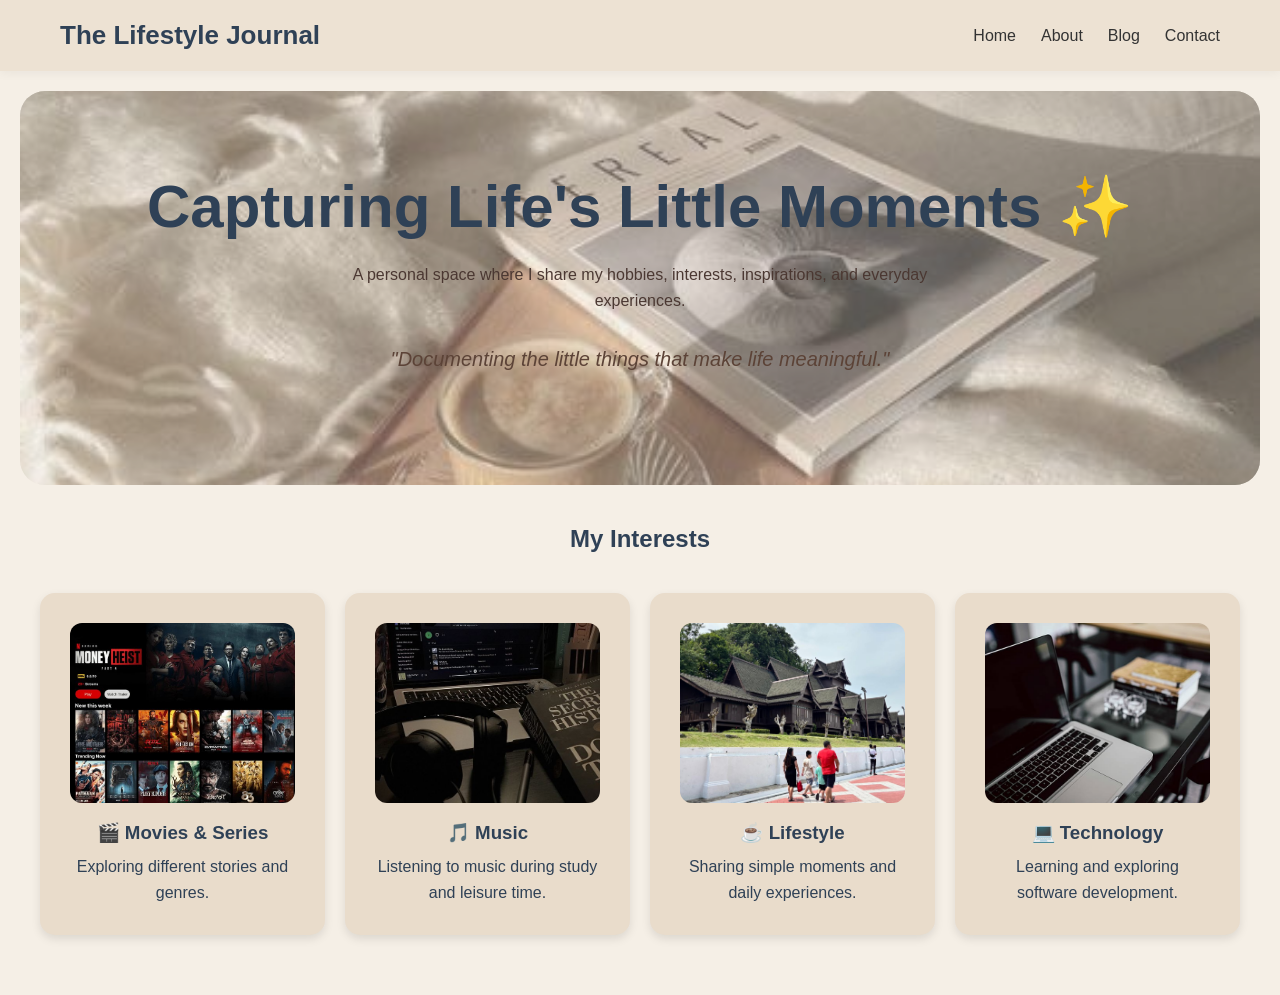
<file: The-Lifestyle-Journal-portfolio-main/index.html>
<!DOCTYPE html>
<html lang="en">
<head>
    <meta charset="UTF-8">
    <meta name="viewport" content="width=device-width, initial-scale=1.0">
    <title>The Lifestyle Journal</title>

    <link rel="stylesheet" href="css/style.css">
</head>
<body>

    <nav>
        <div class="logo">The Lifestyle Journal</div>

        <ul>
            <li><a href="index.html">Home</a></li>
            <li><a href="about.html">About</a></li>
            <li><a href="blog.html">Blog</a></li>
            <li><a href="contact.html">Contact</a></li>
        </ul>
    </nav>

    <section class="hero">

        <h1>Capturing Life's Little Moments ✨</h1>

        <p>
            A personal space where I share my hobbies,
            interests, inspirations, and everyday experiences.
        </p>

        <p class="quote">
        "Documenting the little things that make life meaningful."
        </p>

    </section>

    <section class="interests">

        <h2>My Interests</h2>

        <div class="cards">

            <div class="card">
                <img src="images/movie.jpg" alt="Movies">
                <h3>🎬 Movies & Series</h3>
                <p>Exploring different stories and genres.</p>
            </div>

            <div class="card">
                <img src="images/musicbook.jpg" alt="Music">
                <h3>🎵 Music</h3>
                <p>Listening to music during study and leisure time.</p>
            </div>

            <div class="card">
                <img src="images/travel.jpeg" alt="Lifestyle">
                <h3>☕ Lifestyle</h3>
                <p>Sharing simple moments and daily experiences.</p>
            </div>

            <div class="card">
                <img src="images/technology.jpg" alt="Technology">
                <h3>💻 Technology</h3>
                <p>Learning and exploring software development.</p>
            </div>

        </div>

    </section>

</body>
</html>
</file>
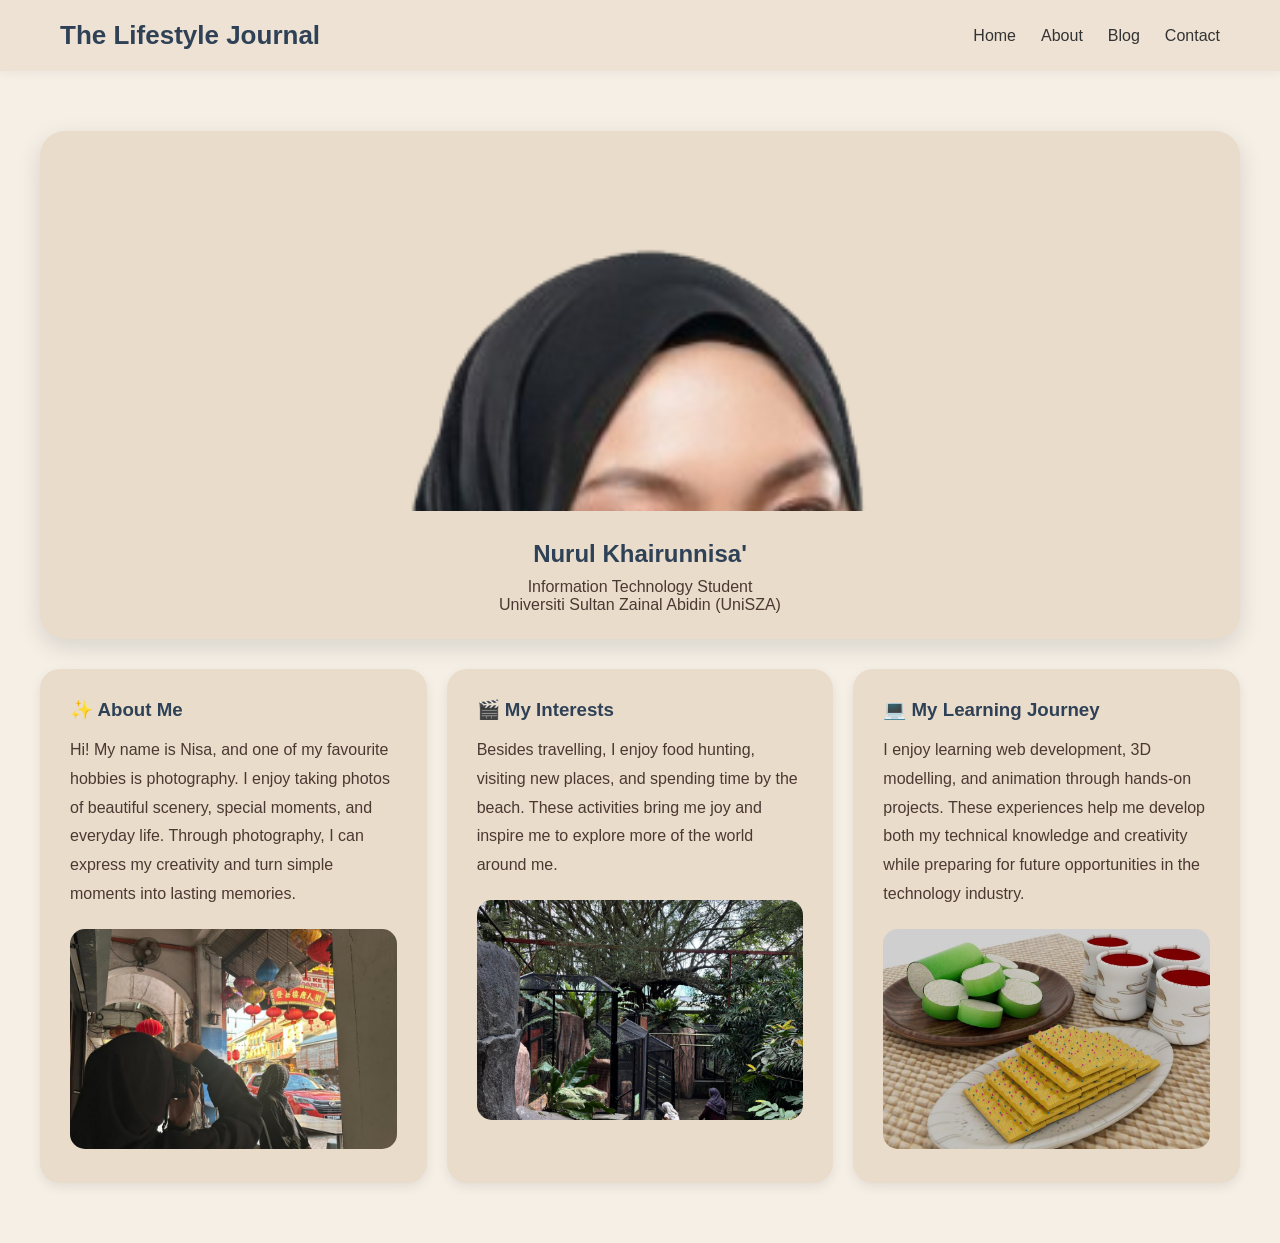
<file: The-Lifestyle-Journal-portfolio-main/about.html>
<!DOCTYPE html>
<html lang="en">
<head>
    <meta charset="UTF-8">
    <meta name="viewport" content="width=device-width, initial-scale=1.0">
    <title>About - The Lifestyle Journal</title>
    <link rel="stylesheet" href="css/style.css">
</head>

<body>

    <nav>
        <div class="logo">The Lifestyle Journal</div>

        <ul>
            <li><a href="index.html">Home</a></li>
            <li><a href="about.html">About</a></li>
            <li><a href="blog.html">Blog</a></li>
            <li><a href="contact.html">Contact</a></li>
        </ul>
    </nav>

    <section class="about">

        <div class="about-container">

            <div class="about-profile">
                <img src="images/profileself.png" alt="Nisa">

                <div class="profile-text">
                    <h2>Nurul Khairunnisa'</h2>
                    <p>Information Technology Student</p>
                    <p>Universiti Sultan Zainal Abidin (UniSZA)</p>
                </div>
            </div>

            <div class="about-cards">

                <div class="about-card">
                    <h3>✨ About Me</h3>
                    <p>
                        Hi! My name is Nisa, and one of my favourite hobbies
                        is photography. I enjoy taking photos of beautiful
                        scenery, special moments, and everyday life. 
                        Through photography, I can express my creativity 
                        and turn simple moments into lasting memories.

                    </p>

                    <img src="images/aboutme.jpg" alt="Photography">
                </div>

                <div class="about-card">
                    <h3>🎬 My Interests</h3>
                    <p>
                        Besides travelling, I enjoy food hunting, visiting new places, 
                        and spending time by the beach. These activities bring me joy 
                        and inspire me to explore more of the world around me.

                    </p>

                    <img src="images/interestaboutme.jpeg" alt="My Interests">
                </div>

                <div class="about-card">
                    <h3>💻 My Learning Journey</h3>
                    <p>
                        I enjoy learning web development, 3D modelling, and animation
                        through hands-on projects. These experiences help me develop
                        both my technical knowledge and creativity while preparing
                        for future opportunities in the technology industry.

                    </p>
                    <img src="images/3dmodel.jpeg" alt="3D Modelling">
                </div>

            </div>

        </div>

    </section>

</body>
</html>
</file>
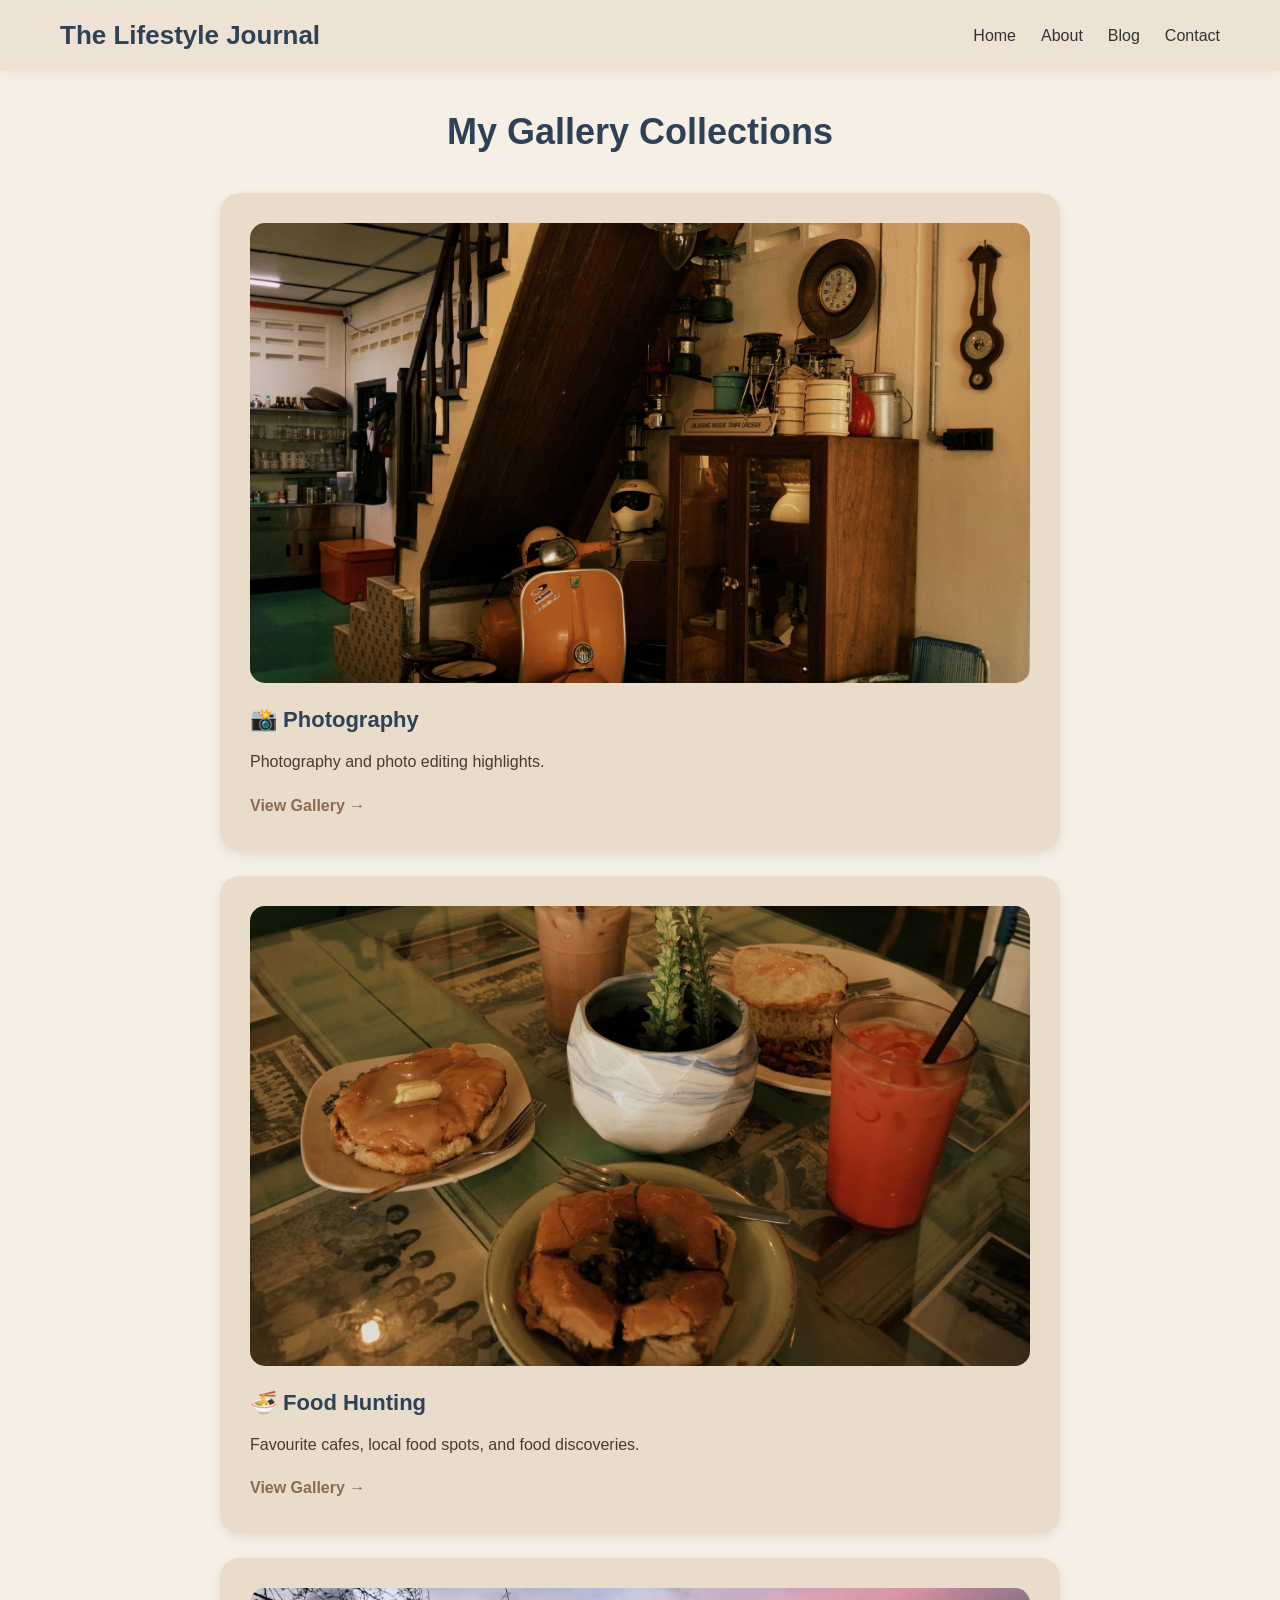
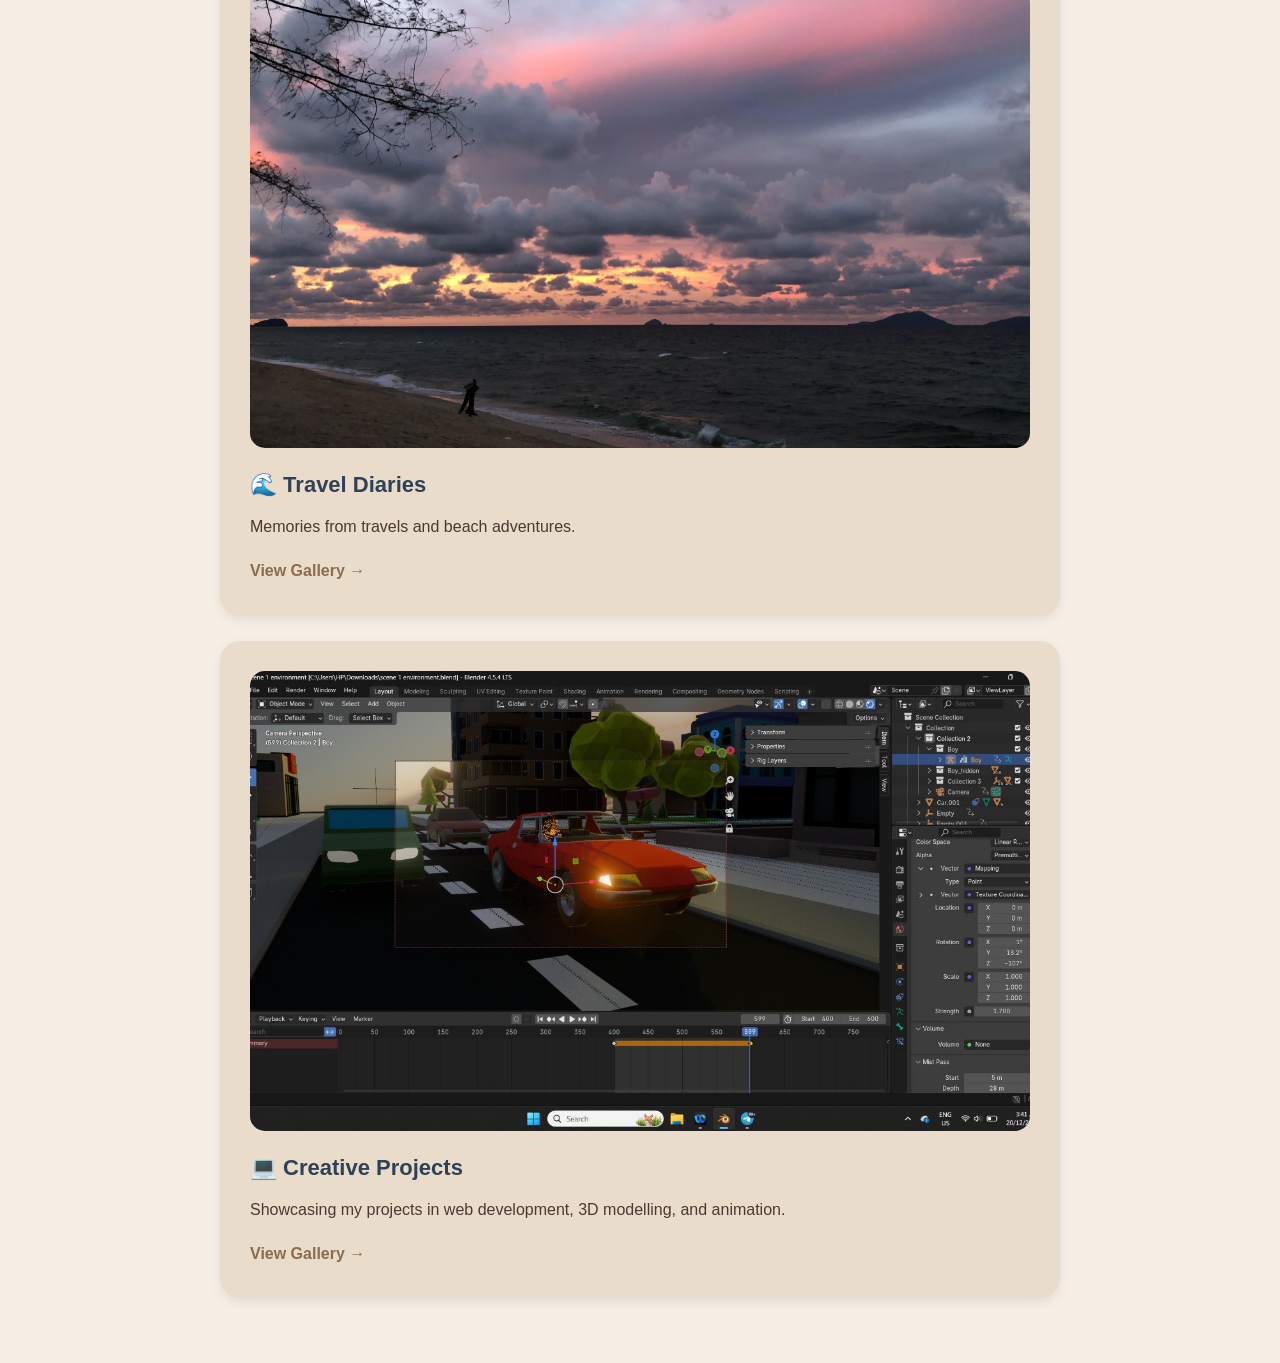
<file: The-Lifestyle-Journal-portfolio-main/blog.html>
<!DOCTYPE html>

<html lang="en">
<head>
    <meta charset="UTF-8">
    <meta name="viewport" content="width=device-width, initial-scale=1.0">
    <title>Blog - The Lifestyle Journal</title>
    <link rel="stylesheet" href="css/style.css">
</head>

<body>

<nav>
    <div class="logo">The Lifestyle Journal</div>

    <ul>
        <li><a href="index.html">Home</a></li>
        <li><a href="about.html">About</a></li>
        <li><a href="blog.html">Blog</a></li>
        <li><a href="contact.html">Contact</a></li>
    </ul>
</nav>

<section class="blog">

    <h1>My Gallery Collections</h1>

    <div class="post" onclick="openGallery('photography')">

        <img src="images/photography1.jpeg" class="blog-cover">

    <h2>📸 Photography</h2>

    <p>
        Photography and photo editing highlights.
    </p>

    <p class="view-gallery">
        View Gallery →
    </p>

    </div>

    <div class="post" onclick="openGallery('food')">

        <img src="images/food1.jpeg" class="blog-cover">

    <h2>🍜 Food Hunting</h2>

    <p>
        Favourite cafes, local food spots, and food discoveries.
    </p>

    <p class="view-gallery">
        View Gallery →
    </p>

    </div>

    <div class="post" onclick="openGallery('travel')">
        <img src="images/travel1.jpeg" class="blog-cover">

    <h2>🌊 Travel Diaries</h2>

    <p>
        Memories from travels and beach adventures.
    </p>

    <p class="view-gallery">
        View Gallery →
    </p>

    </div>

    <div class="post" onclick="openGallery('project')">

        <img src="images/project1.jpg" class="blog-cover">

    <h2>💻 Creative Projects</h2>

    <p>
        Showcasing my projects in web development, 3D modelling, and animation.
    </p>

    <p class="view-gallery">
        View Gallery →
    </p>

    </div>

    <div id="galleryModal" class="modal">

    <div class="modal-content">

        <span class="close" onclick="closeGallery()">&times;</span>

        <h2 id="galleryTitle"></h2>

        <div id="galleryImages" class="gallery-images"></div>

    </div>

</div>

</section>

<script src="js/script.js"></script>

</body>
</html>
</file>
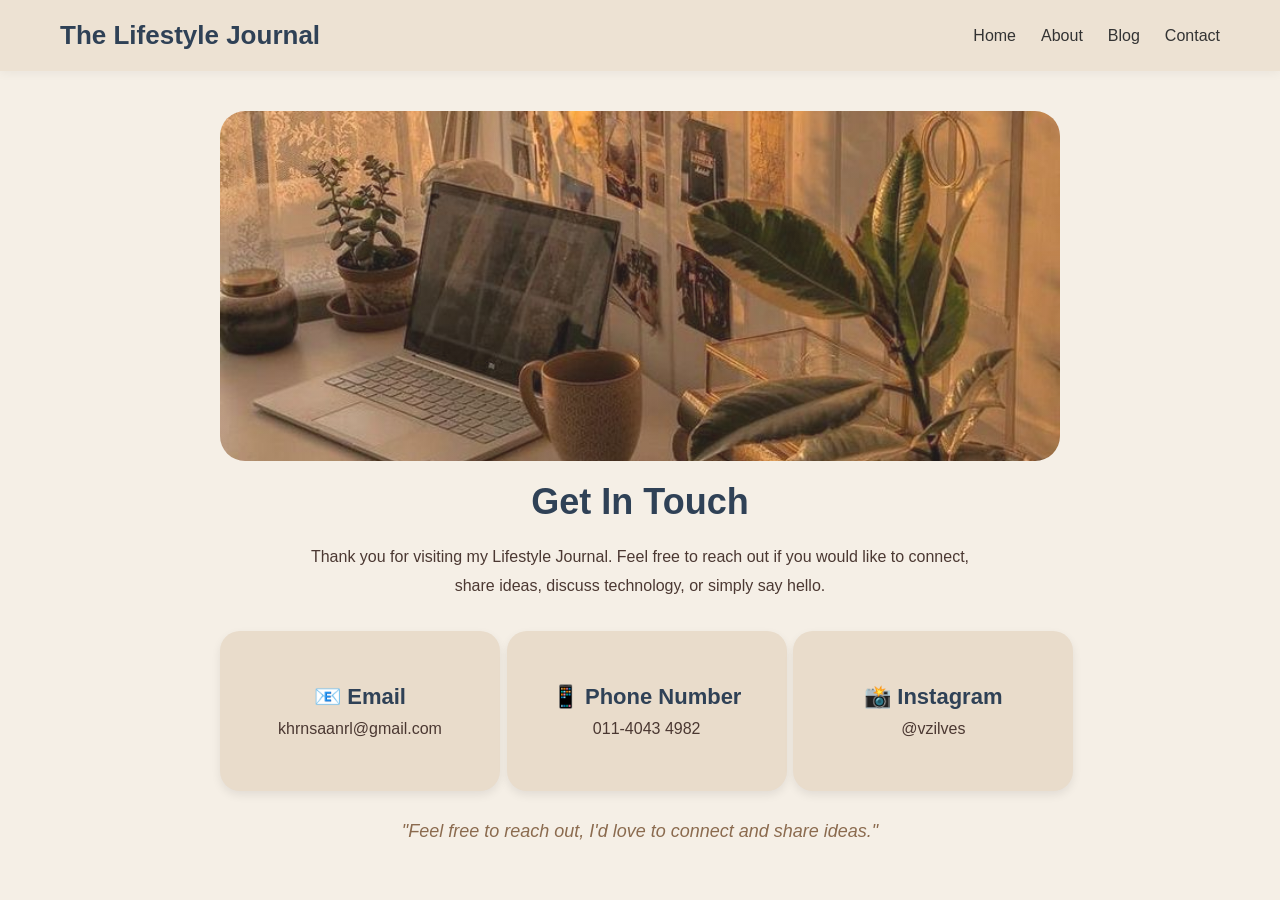
<file: The-Lifestyle-Journal-portfolio-main/contact.html>
<!DOCTYPE html>
<html lang="en">
<head>
    <meta charset="UTF-8">
    <meta name="viewport" content="width=device-width, initial-scale=1.0">
    <title>Contact - The Lifestyle Journal</title>
    <link rel="stylesheet" href="css/style.css">
</head>

<body>

    <!DOCTYPE html>

<html lang="en">
<head>
    <meta charset="UTF-8">
    <meta name="viewport" content="width=device-width, initial-scale=1.0">
    <title>Contact - The Lifestyle Journal</title>
    <link rel="stylesheet" href="css/style.css">
</head>

<body>

<nav>
    <div class="logo">The Lifestyle Journal</div>

    <ul>
        <li><a href="index.html">Home</a></li>
        <li><a href="about.html">About</a></li>
        <li><a href="blog.html">Blog</a></li>
        <li><a href="contact.html">Contact</a></li>
    </ul>
</nav>

<section class="contact">

    <div class="contact-banner"></div>

    <h1>Get In Touch</h1>

    <p class="contact-intro">
        Thank you for visiting my Lifestyle Journal.
        Feel free to reach out if you would like to connect,
        share ideas, discuss technology, or simply say hello.
    </p>

    <div class="contact-links">

<a href="mailto:khrnsaanrl@gmail.com" class="contact-card">
        <h2>📧 Email</h2>
        <p>khrnsaanrl@gmail.com</p>
    </a>

<a href="https://wa.me/601140434982" target="_blank" class="contact-card">
        <h2>📱 Phone Number</h2>
        <p>011-4043 4982</p>
    </a>

<a href="https://instagram.com/vzilves" target="_blank" class="contact-card">
    <h2>📸 Instagram</h2>
    <p>@vzilves</p>
</a>

</div>

<p class="contact-quote">
    "Feel free to reach out, I'd love to connect and share ideas."
</p>

</section>

</body>
</html>
</file>
<file: The-Lifestyle-Journal-portfolio-main/css/style.css>
*{
margin:0;
padding:0;
box-sizing:border-box;
font-family:Arial, sans-serif;
}

body{
  background:#f5efe6;
    color:#4b3832;
}

/* Navigation */

nav{
    display:flex;
    justify-content:space-between;
    align-items:center;

    padding:20px 60px;

    background:#ede2d3;

    box-shadow:0 2px 10px rgba(0,0,0,0.05);
}

.logo{
font-size:26px;
    font-weight:bold;
    color:#2f4156;
}

nav ul{
display:flex;
list-style:none;
gap:25px;
}

nav a{
text-decoration:none;
color:#333;
transition:0.3s;
}

nav a:hover{
    color:#8b6b4f;
}

/* Hero Section */

.hero{
  background-image:url("../images/lifestyle.jpg");
    background-size:cover;
    background-position:center;

    position:relative;

    text-align:center;
    padding:80px 20px;

    margin:20px;
    border-radius:25px;

    overflow:hidden;
}

.hero::before{
    content:"";
    position:absolute;

    top:0;
    left:0;
    width:100%;
    height:100%;

    background:rgba(245,239,230,0.35);

    z-index:1;
}

.hero h1,
.hero p,
.hero .btn{
    position:relative;
    z-index:2;
}

.quote{
    margin-top:15px;
    color:#5c4337;
    font-style:italic;
    font-size:20px;
    font-weight:500;
}

.hero h1{
font-size:60px;
    margin-bottom:20px;
    color:#2f4156;
}

.hero p{
max-width:600px;
margin:auto;
margin-bottom:30px;
line-height:1.6;
}

.btn{
 background:#8b6b4f;
color:white;
text-decoration:none;
padding:12px 25px;
border-radius:10px;
transition:0.3s;
}

.btn:hover{
    background:#a67c52;
opacity:0.8;
}

/* Interests */

.interests{
padding:20px 40px 60px;
}

.interests h2{
text-align:center;
margin-bottom:40px;
 color:#2f4156;
}

.cards{
display:grid;
grid-template-columns:repeat(auto-fit,minmax(220px,1fr));
gap:20px;
}

.card{
 background:#e9dccb;
padding:30px;
 color:#2f4156;
border-radius:15px;
text-align:center;
box-shadow:0 4px 10px rgba(0,0,0,0.1);
transition:0.3s;
}

.card:hover{
transform:translateY(-5px);
}

.card img{
    width:100%;
    height:180px;
    object-fit:cover;
    border-radius:12px;
    margin-bottom:15px;
}

.card h3{
    color:#2f4156;
    margin-bottom:10px;
}

.card p{
    line-height:1.6;
}

/* About Page */

.about{
    padding:60px 20px;
}

.about-container{
    max-width:1200px;
    margin:auto;
}

.about-profile{
    background:#e9dccb;
    border-radius:25px;
    overflow:hidden;
    text-align:center;
    margin-bottom:30px;
    box-shadow:0 8px 25px rgba(0,0,0,0.12);
}

.about-profile img{
    width:100%;
    height:380px;
    object-fit:cover;
    object-position:center top;
}

.profile-text{
    padding:25px;
}

.profile-text h2{
    color:#2f4156;
    margin-bottom:10px;
}

.about-cards{
    display:grid;
    grid-template-columns:repeat(auto-fit,minmax(280px,1fr));
    gap:20px;
}

.about-card{
   background:#e9dccb;
    padding:30px;
    border-radius:20px;
    box-shadow:0 4px 12px rgba(0,0,0,0.08);
}

.about-card h3{
    color:#2f4156;
    margin-bottom:15px;
}

.about-card p{
    line-height:1.8;
}

.about-card img{
    width:100%;
    height:220px;
    object-fit:cover;
    border-radius:15px;
    margin-top:20px;
}

/* Blog Page */

.blog{
     max-width:900px;
    margin:10px auto;
    padding:30px;
}

.blog h1{
    text-align:center;
    font-size:36px;
    color:#2f4156;
    margin-bottom:40px;
}

.blog-cover{
    width:100%;
    height:460px;
    object-fit:cover;

    border-radius:15px;

    margin-bottom:20px;
}

.post{
    background:#e9dccb;
    padding:30px;
    margin-bottom:25px;
    border-radius:20px;
    box-shadow:0 4px 12px rgba(0,0,0,0.08);
    cursor:pointer;
    transition:0.3s;
}

.post:hover{
   transform:translateY(-8px);
   box-shadow:0 10px 25px rgba(0,0,0,0.12);
}

.post h2{
    color:#2f4156;
    margin-bottom:15px;
    font-size:22px;
}

.post p{
    line-height:1.8;
    font-size:16px;
}

.view-gallery{
    display:inline-block;
    margin-top:15px;
    font-weight:bold;
    color:#8b6b4f;
    transition:0.3s;
}

.post:hover .view-gallery{
    transform:translateX(5px);
}

.gallery-images{
    display:grid;
    grid-template-columns:repeat(2,1fr);
    gap:20px;
    margin-top:20px;
}

.gallery-images img{
    width:100%;
    height:250px;

    object-fit:cover;

    border-radius:15px;

    transition:0.3s;
}

.gallery-images img:hover{
    transform:scale(1.03);
}

.close{
    position:absolute;
    top:15px;
    right:25px;

    font-size:35px;
    font-weight:bold;

    cursor:pointer;

    color:#2f4156;
}

#galleryTitle{
    color:#2f4156;
    margin-bottom:20px;
    text-align:center;
}

/* Contact Page */

.contact{
    max-width:900px;
    margin:10px auto;
    padding:30px;
    text-align:center;
}

.contact h1{
    font-size:36px;
    color:#2f4156;
    margin-bottom:20px;
}

.contact-intro{
    max-width:700px;
    margin:0 auto 30px;
    line-height:1.8;
}

.contact-links{
display:grid;
grid-template-columns:repeat(auto-fit,minmax(220px,1fr));
gap:20px;
margin-bottom:30px;
}

.contact-card{
    background:#e9dccb;
    color:#4b3832;

    width:280px;
    height:160px;

    display:flex;
    flex-direction:column;
    justify-content:center;
    align-items:center;

    margin:auto;
    border-radius:20px;
    text-decoration:none;

    box-shadow:0 4px 10px rgba(0,0,0,0.08);
    transition:0.3s;
}

.contact-card,
.contact-card:visited,
.contact-card:hover,
.contact-card:active{
    color:#4b3832;
    text-decoration:none;
}

.contact-card:hover{
    transform:translateY(-8px);
    box-shadow:0 10px 25px rgba(0,0,0,0.12);
}

.contact-card h2{
    font-size:22px;
    margin-bottom:10px;
    color:#2f4156;
}

.contact-card p{
    font-size:16px;
    text-align:center;
    word-break:break-word;
}

.contact form{
    background:#efe6dc;
    padding:30px;
    border-radius:25px;
    display:flex;
    flex-direction:column;
    gap:15px;
}

.contact input,
.contact textarea{
    padding:14px;
    border:none;
    border-radius:12px;
    font-size:16px;
}

.contact button{
    background:#8b6b4f;
    color:white;
    border:none;
    padding:14px;
    border-radius:12px;
    cursor:pointer;
    transition:0.3s;
}

.contact button:hover{
    background:#a67c52;
}

.contact-quote{
    margin-top:30px;
    font-style:italic;
    color:#8b6b4f;
    font-size:18px;
}

.contact-banner{
    height:350px;

    background:
    linear-gradient(
    rgba(245,239,230,0.10),
    rgba(245,239,230,0.10)
),
url("../images/contactbanner.jpg");

    background-size:cover;
    background-position:center;

    border-radius:25px;

    margin-bottom:20px;
}

/* Responsive */

@media (max-width:768px){

    nav{
        flex-direction:column;
        align-items:center;
        gap:15px;
        padding:20px;
    }

    .logo{
       font-size:14px;
    text-align:center;
    }

    nav ul{
        display:flex;
        flex-direction:row;
        justify-content:center;
        flex-wrap:wrap;
        gap:12px;
    }

    nav a{
        font-size:15px;
    }

    .hero{
        padding:60px 20px;
    }

    .hero h1{
    font-size:32px;
   }

    .hero p{
        font-size:16px;
    }

    .cards{
        grid-template-columns:1fr;
    }

    .blog,
    .about,
    .contact{
        padding:30px 20px;
    }

    .post{
        padding:20px;
    }

    .about-profile img{
        max-height:400px;
    }

    .contact-card{
        width:100%;
        max-width:280px;
    }

     .gallery-images{
        grid-template-columns:1fr;
    }

    .gallery-images img{
        height:auto;
        object-fit:contain;
    }
}

/* ===== GALLERY POPUP ===== */

.modal{
    display:none;
    position:fixed;
    top:0;
    left:0;
    width:100%;
    height:100%;

    background:rgba(0,0,0,0.7);

    justify-content:center;
    align-items:center;

    z-index:1000;
}

.modal-content{
    background:#f5efe6;

    width:85%;
    max-width:1000px;

    max-height:85vh;
    overflow-y:auto;

    padding:30px;
    border-radius:25px;

    position:relative;
}

.close{
    position:absolute;
    top:15px;
    right:25px;

    font-size:35px;
    font-weight:bold;

    cursor:pointer;

    color:#2f4156;
}

#galleryTitle{
    text-align:center;
    color:#2f4156;
    margin-bottom:25px;
}

.gallery-images{
    display:grid;
    grid-template-columns:repeat(2,1fr);
    gap:20px;
    margin-top:20px;
}

.gallery-images img{
    width:100%;
    height:460px;
    object-fit:cover;
    border-radius:15px;
}

.gallery-images img:hover{
    transform:scale(1.03);
}
</file>
